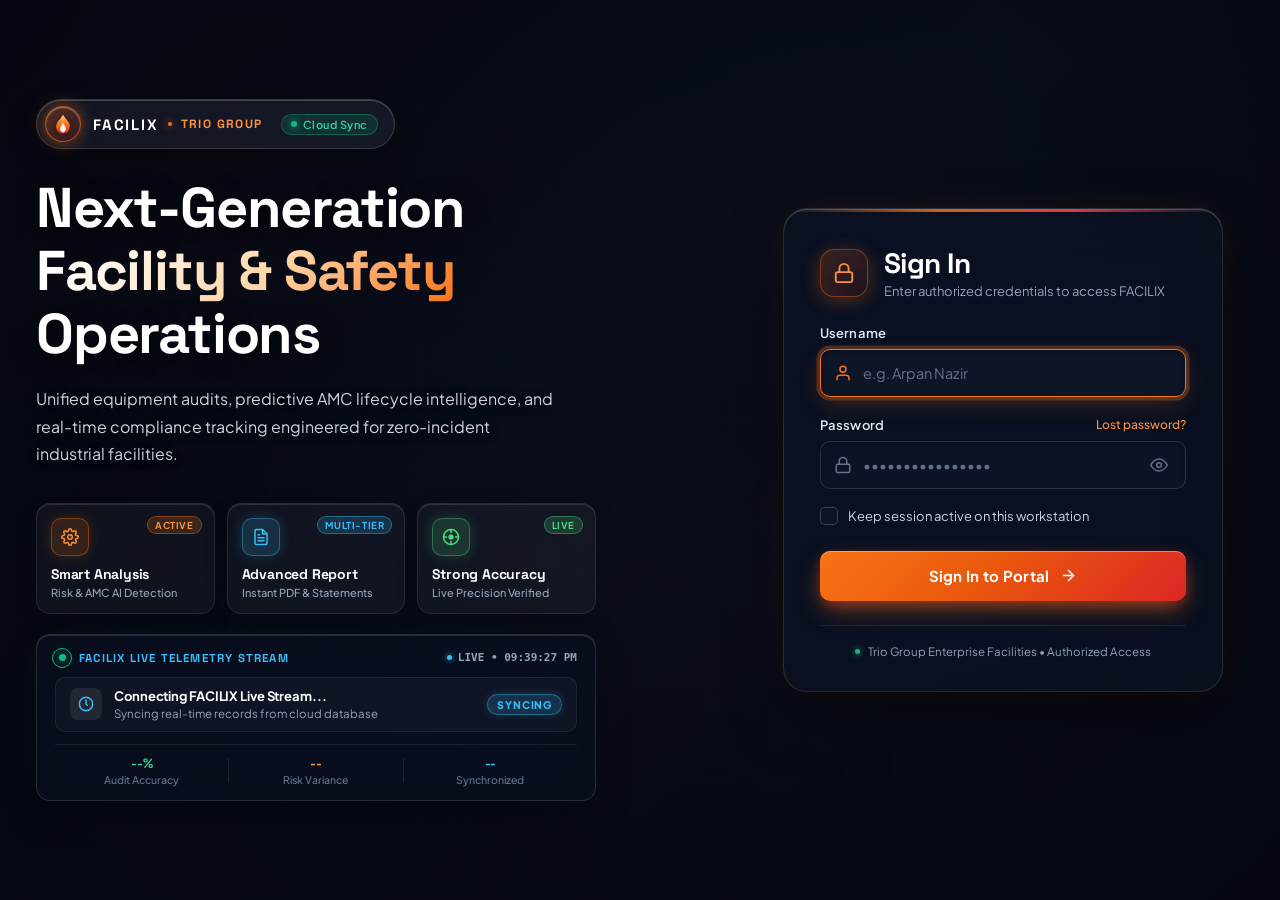
<file: login.html>
<!DOCTYPE html>
<html lang="en">
<head>
  <meta charset="UTF-8">
  <meta name="viewport" content="width=device-width, initial-scale=1.0, maximum-scale=1.0, user-scalable=no">
  <title>Sign In — FACILIX</title>
  
  <!-- Favicon -->
  <link rel="icon" type="image/png" href="https://res.cloudinary.com/dnrgcigsj/image/upload/v1787810920/ChatGPT_Image_Aug_27_2026_11_38_13_AM_bovvef.png">
  
  <!-- Fonts: Plus Jakarta Sans & Space Grotesk -->
  <link rel="preconnect" href="https://fonts.googleapis.com">
  <link rel="preconnect" href="https://fonts.gstatic.com" crossorigin>
  <link href="https://fonts.googleapis.com/css2?family=Plus+Jakarta+Sans:wght@300;400;500;600;700;800&family=Space+Grotesk:wght@500;600;700;800&display=swap" rel="stylesheet">

  <!-- Stylesheet -->
  <link rel="stylesheet" href="login.css">
</head>
<body>

  <!-- Ambient Animated Glowing Aurora Mesh Elements -->
  <div class="ambient-glow-orb orb-1" aria-hidden="true"></div>
  <div class="ambient-glow-orb orb-2" aria-hidden="true"></div>
  <div class="ambient-glow-orb orb-3" aria-hidden="true"></div>
  <div class="interactive-spotlight" id="mouseGlow" aria-hidden="true"></div>
  <div class="tech-grid-overlay" aria-hidden="true"></div>

  <main class="login-page-container">
    <div class="login-split-layout">
      
      <!-- ─── LEFT COLUMN: Brand Showcase & Live Telemetry ─── -->
      <section class="brand-hero-col">
        
        <!-- Executive FACILIX Brand Badge -->
        <div class="brand-trio-lockup">
          <div class="fire-flame-wrapper">
            <svg class="fire-flame-svg" viewBox="0 0 24 24" width="22" height="22" fill="none">
              <path d="M12 2C10.5 5 7.5 7.5 5.5 11C3.5 14.5 4.5 18.5 7.5 21C9 22.2 10.5 22.5 12 22.5C13.5 22.5 15 22.2 16.5 21C19.5 18.5 20.5 14.5 18.5 11C16.5 7.5 13.5 5 12 2Z" fill="url(#fireMasterGlow)"/>
              <path d="M12 11C11 13 9.5 14.5 9 16C8.5 17.5 9.2 19.5 10.5 20.5C11 21 11.5 21.2 12 21.2C12.5 21.2 13 21 13.5 20.5C14.8 19.5 15.5 17.5 15 16C14.5 14.5 13 13 12 11Z" fill="#fff7ed"/>
              <defs>
                <linearGradient id="fireMasterGlow" x1="12" y1="2" x2="12" y2="22.5" gradientUnits="userSpaceOnUse">
                  <stop offset="0%" stop-color="#fed7aa"/>
                  <stop offset="30%" stop-color="#fb923c"/>
                  <stop offset="70%" stop-color="#ea580c"/>
                  <stop offset="100%" stop-color="#dc2626"/>
                </linearGradient>
              </defs>
            </svg>
          </div>
          <div class="brand-trio-content">
            <span class="brand-trio-title">FACILIX</span>
            <span class="brand-trio-divider"></span>
            <span class="brand-trio-sub">TRIO GROUP</span>
          </div>
          <div class="brand-live-pill">
            <span class="live-pulse-dot"></span>
            <span>Cloud Sync</span>
          </div>
        </div>

        <h1 class="hero-main-title">
          Next-Generation<br>
          <span class="hero-gradient-text">Facility &amp; Safety</span><br>
          Operations
        </h1>
        
        <p class="hero-main-desc">
          Unified equipment audits, predictive AMC lifecycle intelligence, and real-time compliance tracking engineered for zero-incident industrial facilities.
        </p>

        <!-- ── 3 Core Intelligence Pillars: Smart Analysis, Advanced Level Report, Strong Accuracy ── -->
        <div class="telemetry-cards-grid">
          <div class="telemetry-card feature-card-analysis">
            <div class="telemetry-icon-box orange">
              <!-- AI Neural / Smart Analysis Icon -->
              <svg viewBox="0 0 24 24" width="18" height="18" fill="none" stroke="currentColor" stroke-width="2" stroke-linecap="round" stroke-linejoin="round">
                <circle cx="12" cy="12" r="3"/>
                <path d="M19.4 15a1.65 1.65 0 0 0 .33 1.82l.06.06a2 2 0 0 1 0 2.83 2 2 0 0 1-2.83 0l-.06-.06a1.65 1.65 0 0 0-1.82-.33 1.65 1.65 0 0 0-1 1.51V21a2 2 0 0 1-2 2 2 2 0 0 1-2-2v-.09A1.65 1.65 0 0 0 9 19.4a1.65 1.65 0 0 0-1.82.33l-.06.06a2 2 0 0 1-2.83 0 2 2 0 0 1 0-2.83l.06-.06a1.65 1.65 0 0 0 .33-1.82 1.65 1.65 0 0 0-1.51-1H3a2 2 0 0 1-2-2 2 2 0 0 1 2-2h.09A1.65 1.65 0 0 0 4.6 9a1.65 1.65 0 0 0-.33-1.82l-.06-.06a2 2 0 0 1 0-2.83 2 2 0 0 1 2.83 0l.06.06a1.65 1.65 0 0 0 1.82.33H9a1.65 1.65 0 0 0 1-1.51V3a2 2 0 0 1 2-2 2 2 0 0 1 2 2v.09a1.65 1.65 0 0 0 1 1.51 1.65 1.65 0 0 0 1.82-.33l.06-.06a2 2 0 0 1 2.83 0 2 2 0 0 1 0 2.83l-.06.06a1.65 1.65 0 0 0-.33 1.82V9a1.65 1.65 0 0 0 1.51 1H21a2 2 0 0 1 2 2 2 2 0 0 1-2 2h-.09a1.65 1.65 0 0 0-1.51 1z"/>
              </svg>
            </div>
            <div class="telemetry-content">
              <div class="telemetry-val">Smart Analysis</div>
              <div class="telemetry-lbl">Risk &amp; AMC AI Detection</div>
            </div>
            <span class="feature-chip chip-orange">Active</span>
          </div>

          <div class="telemetry-card feature-card-report">
            <div class="telemetry-icon-box blue">
              <!-- Advanced Level Report Icon -->
              <svg viewBox="0 0 24 24" width="18" height="18" fill="none" stroke="currentColor" stroke-width="2" stroke-linecap="round" stroke-linejoin="round">
                <path d="M14 2H6a2 2 0 0 0-2 2v16a2 2 0 0 0 2 2h12a2 2 0 0 0 2-2V8z"/>
                <polyline points="14 2 14 8 20 8"/>
                <line x1="16" y1="13" x2="8" y2="13"/>
                <line x1="16" y1="17" x2="8" y2="17"/>
                <polyline points="10 9 9 9 8 9"/>
              </svg>
            </div>
            <div class="telemetry-content">
              <div class="telemetry-val">Advanced Report</div>
              <div class="telemetry-lbl">Instant PDF &amp; Statements</div>
            </div>
            <span class="feature-chip chip-blue">Multi-Tier</span>
          </div>

          <div class="telemetry-card feature-card-accuracy">
            <div class="telemetry-icon-box emerald">
              <!-- Precision Crosshair / Accuracy Icon -->
              <svg viewBox="0 0 24 24" width="18" height="18" fill="none" stroke="currentColor" stroke-width="2" stroke-linecap="round" stroke-linejoin="round">
                <circle cx="12" cy="12" r="10"/>
                <line x1="22" y1="12" x2="18" y2="12"/>
                <line x1="6" y1="12" x2="2" y2="12"/>
                <line x1="12" y1="6" x2="12" y2="2"/>
                <line x1="12" y1="22" x2="12" y2="18"/>
                <circle cx="12" cy="12" r="2.5" fill="currentColor"/>
              </svg>
            </div>
            <div class="telemetry-content">
              <div class="telemetry-val">Strong Accuracy</div>
              <div class="telemetry-lbl" id="pillarAccuracyLbl">Live Precision Verified</div>
            </div>
            <span class="feature-chip chip-emerald" id="pillarAccuracyChip">Live</span>
          </div>
        </div>

        <!-- ── SURPRISE LIVE COMPONENT: Real-Time Telemetry Radar & Live Stream ── -->
        <div class="live-console-card">
          
          <div class="live-console-header">
            <div class="live-console-status">
              <span class="live-radar-ping">
                <span class="radar-circle"></span>
                <span class="radar-dot"></span>
              </span>
              <span class="live-status-title">FACILIX LIVE TELEMETRY STREAM</span>
            </div>
            <div class="live-status-timestamp">
              <span class="live-sync-indicator"></span>
              <span id="liveConsoleTime">LIVE FEED</span>
            </div>
          </div>

          <!-- Live Event Feed Carousel -->
          <div class="live-stream-box">
            <div class="live-event-pill" id="liveEventPill">
              <div class="live-event-icon-wrap" id="liveEventIconWrap">
                <svg id="liveEventIcon" viewBox="0 0 24 24" width="16" height="16" fill="none" stroke="#38bdf8" stroke-width="2.2" stroke-linecap="round" stroke-linejoin="round">
                  <circle cx="12" cy="12" r="10"/>
                  <polyline points="12 6 12 12 14 14"/>
                </svg>
              </div>
              <div class="live-event-details">
                <div class="live-event-headline" id="liveEventTitle">Connecting FACILIX Live Stream...</div>
                <div class="live-event-meta" id="liveEventMeta">Syncing real-time records from cloud database</div>
              </div>
              <span class="live-event-badge badge-blue" id="liveEventBadge">SYNCING</span>
            </div>
          </div>

          <!-- Live Metrics Matrix Bar -->
          <div class="live-metrics-bar">
            <div class="live-metric-col">
              <div class="live-metric-val green">
                <span id="liveAccuracyVal">--</span>%
              </div>
              <span class="live-metric-txt">Audit Accuracy</span>
            </div>
            <div class="live-metric-sep"></div>
            <div class="live-metric-col">
              <div class="live-metric-val orange" id="liveRiskVal">--</div>
              <span class="live-metric-txt">Risk Variance</span>
            </div>
            <div class="live-metric-sep"></div>
            <div class="live-metric-col">
              <div class="live-metric-val blue" id="liveVerticalsVal">--</div>
              <span class="live-metric-txt">Synchronized</span>
            </div>
          </div>

        </div>

      </section>

      <!-- ─── RIGHT COLUMN: High-End Glassmorphic Sign in Form ─── -->
      <section class="form-hero-col">
        <div class="form-box" id="loginCard">
          
          <!-- Card Decorative Top Glow Line -->
          <div class="card-glow-bar" aria-hidden="true"></div>

          <!-- Card Header -->
          <div class="form-header-lockup">
            <div class="form-header-badge">
              <svg viewBox="0 0 24 24" width="22" height="22" fill="none" stroke="currentColor" stroke-width="2" stroke-linecap="round" stroke-linejoin="round">
                <rect x="3" y="11" width="18" height="11" rx="2" ry="2"/>
                <path d="M7 11V7a5 5 0 0 1 10 0v4"/>
              </svg>
            </div>
            <div class="form-header-text">
              <h2 class="form-title">Sign In</h2>
              <p class="form-subtitle">Enter authorized credentials to access FACILIX</p>
            </div>
          </div>

          <!-- Alert Banner -->
          <div id="authAlert" class="auth-alert" role="alert">
            <span id="authAlertIcon"></span>
            <span id="authAlertText"></span>
          </div>

          <form id="loginForm" class="signin-form" autocomplete="on" novalidate>
            
            <!-- Username Input -->
            <div class="form-group">
              <label for="usernameInput" class="form-label">Username</label>
              <div class="input-container">
                <span class="input-leading-icon" aria-hidden="true">
                  <svg viewBox="0 0 24 24" width="18" height="18" fill="none" stroke="currentColor" stroke-width="2" stroke-linecap="round" stroke-linejoin="round">
                    <path d="M20 21v-2a4 4 0 0 0-4-4H8a4 4 0 0 0-4 4v2"/>
                    <circle cx="12" cy="7" r="4"/>
                  </svg>
                </span>
                <input 
                  type="text" 
                  id="usernameInput" 
                  name="username" 
                  class="form-input" 
                  placeholder="e.g. Arpan Nazir"
                  required 
                  autocomplete="username"
                  autofocus
                >
              </div>
            </div>

            <!-- Password Input -->
            <div class="form-group">
              <div class="label-row">
                <label for="passwordInput" class="form-label">Password</label>
                <a href="javascript:void(0)" id="helpLink" class="lost-pwd-link">Lost password?</a>
              </div>
              <div class="input-container">
                <span class="input-leading-icon" aria-hidden="true">
                  <svg viewBox="0 0 24 24" width="18" height="18" fill="none" stroke="currentColor" stroke-width="2" stroke-linecap="round" stroke-linejoin="round">
                    <rect x="3" y="11" width="18" height="11" rx="2" ry="2"/>
                    <path d="M7 11V7a5 5 0 0 1 10 0v4"/>
                  </svg>
                </span>
                <input 
                  type="password" 
                  id="passwordInput" 
                  name="password" 
                  class="form-input" 
                  placeholder="••••••••••••••••"
                  required 
                  autocomplete="current-password"
                >
                <button 
                  type="button" 
                  id="togglePwdBtn" 
                  class="pwd-toggle-btn" 
                  title="Show password" 
                  aria-label="Toggle password visibility"
                >
                  <svg id="eyeIcon" viewBox="0 0 24 24" width="18" height="18" fill="none" stroke="currentColor" stroke-width="2" stroke-linecap="round" stroke-linejoin="round">
                    <path d="M1 12s4-8 11-8 11 8 11 8-4 8-11 8-11-8-11-8z"></path>
                    <circle cx="12" cy="12" r="3"></circle>
                  </svg>
                </button>
              </div>
            </div>

            <!-- Remember Me -->
            <div class="remember-row">
              <label class="custom-checkbox-wrap">
                <input type="checkbox" id="rememberMe" class="native-checkbox">
                <span class="box-checkbox">
                  <svg viewBox="0 0 24 24" width="12" height="12" fill="none" stroke="currentColor" stroke-width="3.5" stroke-linecap="round" stroke-linejoin="round">
                    <polyline points="20 6 9 17 4 12"></polyline>
                  </svg>
                </span>
                <span class="checkbox-text">Keep session active on this workstation</span>
              </label>
            </div>

            <!-- Submit Button -->
            <button type="submit" id="submitBtn" class="btn-signin-now">
              <span class="btn-spinner"></span>
              <span class="btn-content">
                <span class="btn-text">Sign In to Portal</span>
                <svg class="btn-arrow" viewBox="0 0 24 24" width="17" height="17" fill="none" stroke="currentColor" stroke-width="2.3" stroke-linecap="round" stroke-linejoin="round">
                  <line x1="5" y1="12" x2="19" y2="12"></line>
                  <polyline points="12 5 19 12 12 19"></polyline>
                </svg>
              </span>
            </button>

          </form>

          <!-- Card Bottom Note -->
          <div class="card-footer-info">
            <span class="footer-dot"></span>
            <span>Trio Group Enterprise Facilities &bull; Authorized Access</span>
          </div>

        </div>
      </section>

    </div>
  </main>

  <!-- Lost Password Admin Notice Modal -->
  <div id="helpModal" class="help-modal" aria-hidden="true" role="dialog" aria-labelledby="helpTitle">
    <div class="help-box">
      <div class="help-icon-wrap">
        <svg viewBox="0 0 24 24" width="30" height="30" fill="none" stroke="#f97316" stroke-width="2" stroke-linecap="round" stroke-linejoin="round">
          <path d="M12 22s8-4 8-10V5l-8-3-8 3v7c0 6 8 10 8 10z"></path>
          <path d="M12 8v4"></path>
          <path d="M12 16h.01"></path>
        </svg>
      </div>
      <h3 id="helpTitle" class="help-title">Lost Your Password?</h3>
      <p class="help-text">
        For enterprise safety compliance, password credentials are managed directly by your <strong>FACILIX System Administrator</strong>. Please contact the Operations Directorate to request a password reset.
      </p>
      <button type="button" id="closeHelpBtn" class="help-btn-close">Understood</button>
    </div>
  </div>

  <!-- Dedicated Login Script -->
  <script src="login.js"></script>
</body>
</html>
</file>
<file: login.css>
/* ==========================================================================
   FACILIX — ENTERPRISE PORTAL SIGN IN
   Style: Ultra-Modern Glassmorphic Obsidian with Atmospheric Aurora Lighting
   ========================================================================== */

@import url('https://fonts.googleapis.com/css2?family=Plus+Jakarta+Sans:wght@300;400;500;600;700;800&family=Space+Grotesk:wght@500;600;700;800&display=swap');

:root {
  --primary-orange: #f97316;
  --primary-orange-hover: #ea580c;
  --primary-red: #dc2626;
  --primary-gradient: linear-gradient(135deg, #f97316 0%, #ea580c 45%, #dc2626 100%);
  --primary-gradient-hover: linear-gradient(135deg, #fb923c 0%, #f97316 45%, #ea580c 100%);
  
  --bg-deep: #060913;
  --card-bg: rgba(13, 19, 33, 0.72);
  --card-border: rgba(255, 255, 255, 0.12);
  --card-border-glow: rgba(249, 115, 22, 0.35);
  
  --input-bg: rgba(15, 23, 42, 0.58);
  --input-border: rgba(255, 255, 255, 0.13);
  --input-border-focus: #f97316;
  --input-focus-glow: rgba(249, 115, 22, 0.28);
  
  --text-main: #f8fafc;
  --text-sub: #cbd5e1;
  --text-muted: #94a3b8;
  --text-dark: #0f172a;
  
  --font-hero: 'Space Grotesk', -apple-system, BlinkMacSystemFont, 'Segoe UI', sans-serif;
  --font-body: 'Plus Jakarta Sans', -apple-system, BlinkMacSystemFont, 'Segoe UI', sans-serif;
  
  --radius-sm: 8px;
  --radius-md: 14px;
  --radius-lg: 24px;
  --radius-full: 9999px;
}

/* ── Reset & Base Setup ── */
*, *::before, *::after {
  box-sizing: border-box;
  margin: 0;
  padding: 0;
  -webkit-tap-highlight-color: transparent;
}

html, body {
  width: 100%;
  min-height: 100vh;
  margin: 0;
  padding: 0;
  font-family: var(--font-body);
  color: var(--text-main);
  background-color: var(--bg-deep);
  overflow-x: hidden;
  position: relative;
  -webkit-font-smoothing: antialiased;
  -moz-osx-font-smoothing: grayscale;
}

/* ── Ambient Glowing Aurora Mesh Orbs (Background Atmosphere) ── */
.ambient-glow-orb {
  position: fixed;
  border-radius: 50%;
  pointer-events: none;
  filter: blur(100px);
  z-index: 1;
  opacity: 0.65;
  will-change: transform, opacity;
}

.orb-1 {
  width: 550px;
  height: 550px;
  top: -120px;
  left: -100px;
  background: radial-gradient(circle, rgba(249, 115, 22, 0.32) 0%, rgba(220, 38, 38, 0.15) 50%, transparent 70%);
  animation: floatOrb1 18s ease-in-out infinite alternate;
}

.orb-2 {
  width: 650px;
  height: 650px;
  bottom: -150px;
  right: -120px;
  background: radial-gradient(circle, rgba(79, 70, 229, 0.28) 0%, rgba(14, 165, 233, 0.15) 55%, transparent 75%);
  animation: floatOrb2 22s ease-in-out infinite alternate;
}

.orb-3 {
  width: 420px;
  height: 420px;
  top: 45%;
  left: 35%;
  background: radial-gradient(circle, rgba(245, 158, 11, 0.15) 0%, rgba(239, 68, 68, 0.08) 60%, transparent 75%);
  animation: floatOrb3 15s ease-in-out infinite alternate;
}

@keyframes floatOrb1 {
  0%   { transform: translate(0, 0) scale(1); }
  50%  { transform: translate(60px, 80px) scale(1.12); }
  100% { transform: translate(-40px, 50px) scale(0.95); }
}

@keyframes floatOrb2 {
  0%   { transform: translate(0, 0) scale(1); }
  50%  { transform: translate(-80px, -60px) scale(1.18); }
  100% { transform: translate(50px, -40px) scale(0.92); }
}

@keyframes floatOrb3 {
  0%   { transform: translate(0, 0) scale(0.9); opacity: 0.4; }
  50%  { transform: translate(50px, -40px) scale(1.15); opacity: 0.7; }
  100% { transform: translate(-30px, 30px) scale(1); opacity: 0.5; }
}

/* Dynamic Interactive Mouse Spotlight */
.interactive-spotlight {
  position: fixed;
  width: 450px;
  height: 450px;
  border-radius: 50%;
  pointer-events: none;
  background: radial-gradient(circle, rgba(249, 115, 22, 0.12) 0%, transparent 65%);
  filter: blur(40px);
  z-index: 1;
  transform: translate(-50%, -50%);
  opacity: 0;
  transition: opacity 0.5s ease;
}

/* Subtle Geometric Tech Grid Overlay */
.tech-grid-overlay {
  position: fixed;
  inset: 0;
  pointer-events: none;
  z-index: 1;
  background-image: 
    linear-gradient(to right, rgba(255, 255, 255, 0.025) 1px, transparent 1px),
    linear-gradient(to bottom, rgba(255, 255, 255, 0.025) 1px, transparent 1px);
  background-size: 52px 52px;
  mask-image: radial-gradient(circle at center, black 40%, transparent 85%);
  -webkit-mask-image: radial-gradient(circle at center, black 40%, transparent 85%);
}

/* ─── Main Scenic Layout Shell ─── */
.login-page-container {
  position: relative;
  width: 100vw;
  min-height: 100vh;
  display: flex;
  align-items: center;
  justify-content: center;
  z-index: 2;
  padding: 48px 36px;
  background: 
    linear-gradient(
      140deg, 
      rgba(6, 9, 19, 0.88) 0%, 
      rgba(10, 15, 30, 0.80) 45%, 
      rgba(6, 9, 19, 0.90) 100%
    ),
    url('https://images.unsplash.com/photo-1486406146926-c627a92ad1ab?q=80&w=2070&auto=format&fit=crop') center center / cover no-repeat;
}

.login-page-container::before {
  content: '';
  position: absolute;
  inset: 0;
  background: radial-gradient(circle at 60% 40%, transparent 20%, rgba(4, 7, 15, 0.8) 100%);
  pointer-events: none;
}

/* Split Grid Layout */
.login-split-layout {
  position: relative;
  z-index: 3;
  width: 100%;
  max-width: 1220px;
  display: grid;
  grid-template-columns: 1.15fr 0.85fr;
  gap: 72px;
  align-items: center;
}

/* ─── LEFT COLUMN: Brand Hero & Live Telemetry ─── */
.brand-hero-col {
  display: flex;
  flex-direction: column;
  justify-content: center;
  padding-right: 16px;
  animation: heroFadeIn 0.85s cubic-bezier(0.16, 1, 0.3, 1) both;
}

@keyframes heroFadeIn {
  from { opacity: 0; transform: translateY(20px); }
  to   { opacity: 1; transform: translateY(0); }
}

/* Executive Brand Pill Badge */
.brand-trio-lockup {
  display: inline-flex;
  align-items: center;
  gap: 12px;
  background: rgba(255, 255, 255, 0.06);
  backdrop-filter: blur(24px) saturate(180%);
  -webkit-backdrop-filter: blur(24px) saturate(180%);
  border: 1px solid rgba(255, 255, 255, 0.15);
  padding: 6px 16px 6px 8px;
  border-radius: var(--radius-full);
  width: fit-content;
  margin-bottom: 28px;
  box-shadow: 0 10px 30px -5px rgba(0, 0, 0, 0.4), inset 0 1px 0 rgba(255, 255, 255, 0.2);
  transition: all 0.3s cubic-bezier(0.16, 1, 0.3, 1);
  user-select: none;
}

.brand-trio-lockup:hover {
  transform: translateY(-2px);
  background: rgba(255, 255, 255, 0.10);
  border-color: rgba(249, 115, 22, 0.4);
  box-shadow: 0 14px 35px -5px rgba(0, 0, 0, 0.5), 0 0 25px rgba(249, 115, 22, 0.25);
}

.fire-flame-wrapper {
  display: flex;
  align-items: center;
  justify-content: center;
  width: 36px;
  height: 36px;
  border-radius: 50%;
  background: linear-gradient(135deg, rgba(249, 115, 22, 0.3), rgba(220, 38, 38, 0.18));
  border: 1px solid rgba(249, 115, 22, 0.6);
  box-shadow: 0 0 16px rgba(249, 115, 22, 0.5), inset 0 1px 1px rgba(255, 255, 255, 0.4);
  flex-shrink: 0;
}

.fire-flame-svg {
  filter: drop-shadow(0 1px 4px rgba(0, 0, 0, 0.4));
  animation: flameGlow 2.6s ease-in-out infinite alternate;
}

@keyframes flameGlow {
  0%   { transform: scale(0.96); filter: drop-shadow(0 0 4px rgba(249, 115, 22, 0.5)); }
  100% { transform: scale(1.08); filter: drop-shadow(0 0 10px rgba(249, 115, 22, 0.85)); }
}

.brand-trio-content {
  display: flex;
  align-items: center;
  gap: 9px;
}

.brand-trio-title {
  font-family: var(--font-hero);
  font-size: 15px;
  font-weight: 800;
  letter-spacing: 1.8px;
  color: #ffffff;
  text-transform: uppercase;
}

.brand-trio-divider {
  width: 4px;
  height: 4px;
  border-radius: 50%;
  background-color: var(--primary-orange);
  box-shadow: 0 0 8px var(--primary-orange);
}

.brand-trio-sub {
  font-family: var(--font-hero);
  font-size: 12px;
  font-weight: 700;
  letter-spacing: 1.4px;
  color: #fb923c;
  text-transform: uppercase;
}

.brand-live-pill {
  display: inline-flex;
  align-items: center;
  gap: 6px;
  padding: 3px 9px;
  border-radius: var(--radius-full);
  background: rgba(16, 185, 129, 0.15);
  border: 1px solid rgba(16, 185, 129, 0.35);
  font-size: 11px;
  font-weight: 600;
  color: #34d399;
  letter-spacing: 0.5px;
  margin-left: 6px;
}

.live-pulse-dot {
  width: 6px;
  height: 6px;
  border-radius: 50%;
  background-color: #10b981;
  box-shadow: 0 0 8px #10b981;
  animation: pulseDot 2s ease-in-out infinite;
}

@keyframes pulseDot {
  0%, 100% { opacity: 1; transform: scale(1); }
  50%      { opacity: 0.4; transform: scale(0.75); }
}

/* Hero Typography */
.hero-main-title {
  font-family: var(--font-hero);
  font-size: clamp(38px, 4.4vw, 56px);
  font-weight: 800;
  line-height: 1.12;
  color: #ffffff;
  letter-spacing: -1.2px;
  margin-bottom: 20px;
  text-shadow: 0 4px 24px rgba(0, 0, 0, 0.6);
}

.hero-gradient-text {
  background: linear-gradient(135deg, #ffffff 10%, #fed7aa 55%, #f97316 100%);
  -webkit-background-clip: text;
  -webkit-text-fill-color: transparent;
  background-clip: text;
  display: inline-block;
  text-shadow: none;
}

.hero-main-desc {
  font-size: 16px;
  font-weight: 400;
  line-height: 1.7;
  color: var(--text-sub);
  max-width: 520px;
  margin-bottom: 36px;
  text-shadow: 0 2px 10px rgba(0, 0, 0, 0.5);
}

/* ── 3 Core Intelligence Pillars: Smart Analysis, Advanced Level Report, Strong Accuracy ── */
.telemetry-cards-grid {
  display: grid;
  grid-template-columns: repeat(3, 1fr);
  gap: 12px;
  margin-bottom: 20px;
  max-width: 560px;
}

.telemetry-card {
  position: relative;
  display: flex;
  flex-direction: column;
  gap: 10px;
  padding: 14px 14px 12px;
  border-radius: var(--radius-md);
  background: rgba(255, 255, 255, 0.045);
  backdrop-filter: blur(20px);
  -webkit-backdrop-filter: blur(20px);
  border: 1px solid rgba(255, 255, 255, 0.09);
  box-shadow: 0 8px 24px -4px rgba(0, 0, 0, 0.3), inset 0 1px 0 rgba(255, 255, 255, 0.12);
  transition: all 0.28s cubic-bezier(0.16, 1, 0.3, 1);
}

.telemetry-card:hover {
  transform: translateY(-3px);
  background: rgba(255, 255, 255, 0.08);
}

.feature-card-analysis:hover {
  border-color: rgba(249, 115, 22, 0.5);
  box-shadow: 0 12px 28px -4px rgba(249, 115, 22, 0.25), inset 0 1px 0 rgba(255, 255, 255, 0.2);
}

.feature-card-report:hover {
  border-color: rgba(56, 189, 248, 0.5);
  box-shadow: 0 12px 28px -4px rgba(56, 189, 248, 0.25), inset 0 1px 0 rgba(255, 255, 255, 0.2);
}

.feature-card-accuracy:hover {
  border-color: rgba(74, 222, 128, 0.5);
  box-shadow: 0 12px 28px -4px rgba(74, 222, 128, 0.25), inset 0 1px 0 rgba(255, 255, 255, 0.2);
}

.telemetry-icon-box {
  width: 38px;
  height: 38px;
  border-radius: 10px;
  display: flex;
  align-items: center;
  justify-content: center;
  flex-shrink: 0;
}

.telemetry-icon-box.orange {
  background: rgba(249, 115, 22, 0.16);
  color: #fb923c;
  border: 1px solid rgba(249, 115, 22, 0.38);
  box-shadow: 0 0 14px rgba(249, 115, 22, 0.2);
}

.telemetry-icon-box.blue {
  background: rgba(56, 189, 248, 0.16);
  color: #38bdf8;
  border: 1px solid rgba(56, 189, 248, 0.38);
  box-shadow: 0 0 14px rgba(56, 189, 248, 0.2);
}

.telemetry-icon-box.emerald {
  background: rgba(74, 222, 128, 0.16);
  color: #4ade80;
  border: 1px solid rgba(74, 222, 128, 0.38);
  box-shadow: 0 0 14px rgba(74, 222, 128, 0.2);
}

.telemetry-content {
  display: flex;
  flex-direction: column;
}

.telemetry-val {
  font-family: var(--font-hero);
  font-size: 14px;
  font-weight: 700;
  color: #ffffff;
  letter-spacing: -0.2px;
  line-height: 1.2;
}

.telemetry-lbl {
  font-size: 11px;
  font-weight: 500;
  color: var(--text-muted);
  line-height: 1.35;
  margin-top: 3px;
}

/* Feature Top-Right Mini Chips */
.feature-chip {
  position: absolute;
  top: 12px;
  right: 12px;
  font-size: 9.5px;
  font-weight: 700;
  letter-spacing: 0.6px;
  text-transform: uppercase;
  padding: 2px 7px;
  border-radius: var(--radius-full);
}

.chip-orange {
  background: rgba(249, 115, 22, 0.18);
  color: #fb923c;
  border: 1px solid rgba(249, 115, 22, 0.4);
}

.chip-blue {
  background: rgba(56, 189, 248, 0.18);
  color: #38bdf8;
  border: 1px solid rgba(56, 189, 248, 0.4);
}

.chip-emerald {
  background: rgba(74, 222, 128, 0.18);
  color: #4ade80;
  border: 1px solid rgba(74, 222, 128, 0.4);
}

/* ── SURPRISE LIVE COMPONENT: Real-Time Telemetry Radar Console ── */
.live-console-card {
  position: relative;
  width: 100%;
  max-width: 560px;
  background: rgba(10, 16, 30, 0.72);
  backdrop-filter: blur(28px) saturate(200%);
  -webkit-backdrop-filter: blur(28px) saturate(200%);
  border: 1px solid rgba(255, 255, 255, 0.12);
  border-radius: var(--radius-md);
  padding: 16px 18px 14px;
  box-shadow: 
    0 16px 36px -8px rgba(0, 0, 0, 0.6),
    0 0 30px -10px rgba(14, 165, 233, 0.12),
    inset 0 1px 0 rgba(255, 255, 255, 0.14);
  transition: all 0.3s ease;
  overflow: hidden;
}

.live-console-card:hover {
  border-color: rgba(255, 255, 255, 0.2);
  box-shadow: 
    0 20px 44px -8px rgba(0, 0, 0, 0.7),
    0 0 40px -6px rgba(14, 165, 233, 0.2),
    inset 0 1px 0 rgba(255, 255, 255, 0.2);
}

/* Live Header */
.live-console-header {
  display: flex;
  align-items: center;
  justify-content: space-between;
  margin-bottom: 12px;
}

.live-console-status {
  display: flex;
  align-items: center;
  gap: 10px;
}

/* Continuous Radar Sonar Ping Animation */
.live-radar-ping {
  position: relative;
  width: 14px;
  height: 14px;
  display: flex;
  align-items: center;
  justify-content: center;
}

.radar-dot {
  width: 7px;
  height: 7px;
  border-radius: 50%;
  background-color: #10b981;
  box-shadow: 0 0 10px #10b981;
}

.radar-circle {
  position: absolute;
  inset: -3px;
  border-radius: 50%;
  border: 1.5px solid #10b981;
  animation: radarWave 2.2s cubic-bezier(0, 0.2, 0.8, 1) infinite;
}

@keyframes radarWave {
  0%   { transform: scale(0.6); opacity: 1; }
  100% { transform: scale(2.2); opacity: 0; }
}

.live-status-title {
  font-family: var(--font-hero);
  font-size: 11.5px;
  font-weight: 700;
  letter-spacing: 1.2px;
  color: #38bdf8;
  text-transform: uppercase;
}

.live-status-timestamp {
  display: flex;
  align-items: center;
  gap: 6px;
  font-size: 11px;
  font-weight: 600;
  color: #94a3b8;
  font-family: monospace, monospace;
}

.live-sync-indicator {
  width: 5px;
  height: 5px;
  border-radius: 50%;
  background: #38bdf8;
  box-shadow: 0 0 6px #38bdf8;
  animation: blink 1.2s ease infinite alternate;
}

@keyframes blink {
  from { opacity: 0.3; }
  to   { opacity: 1; }
}

/* Live Event Box & Stream Ticker */
.live-stream-box {
  background: rgba(255, 255, 255, 0.03);
  border: 1px solid rgba(255, 255, 255, 0.07);
  border-radius: 10px;
  padding: 10px 14px;
  margin-bottom: 12px;
  overflow: hidden;
}

.live-event-pill {
  display: flex;
  align-items: center;
  gap: 12px;
  transition: opacity 0.3s cubic-bezier(0.16, 1, 0.3, 1), transform 0.3s cubic-bezier(0.16, 1, 0.3, 1);
}

.live-event-pill.anim-fade-out {
  opacity: 0;
  transform: translateY(6px);
}

.live-event-pill.anim-fade-in {
  opacity: 1;
  transform: translateY(0);
}

.live-event-icon-wrap {
  width: 32px;
  height: 32px;
  border-radius: 8px;
  background: rgba(255, 255, 255, 0.08);
  display: flex;
  align-items: center;
  justify-content: center;
  flex-shrink: 0;
  transition: background 0.3s ease;
}

.live-event-details {
  flex: 1;
  min-width: 0;
}

.live-event-headline {
  font-size: 13px;
  font-weight: 700;
  color: #ffffff;
  white-space: nowrap;
  overflow: hidden;
  text-overflow: ellipsis;
  letter-spacing: -0.1px;
}

.live-event-meta {
  font-size: 11.5px;
  color: #94a3b8;
  white-space: nowrap;
  overflow: hidden;
  text-overflow: ellipsis;
  margin-top: 2px;
}

/* Event Status Badges */
.live-event-badge {
  font-size: 10.5px;
  font-weight: 800;
  letter-spacing: 0.8px;
  text-transform: uppercase;
  padding: 3px 9px;
  border-radius: var(--radius-full);
  flex-shrink: 0;
  transition: all 0.3s ease;
}

.badge-green {
  background: rgba(16, 185, 129, 0.18);
  border: 1px solid rgba(16, 185, 129, 0.4);
  color: #34d399;
  box-shadow: 0 0 10px rgba(16, 185, 129, 0.2);
}

.badge-blue {
  background: rgba(56, 189, 248, 0.18);
  border: 1px solid rgba(56, 189, 248, 0.4);
  color: #38bdf8;
  box-shadow: 0 0 10px rgba(56, 189, 248, 0.2);
}

.badge-orange {
  background: rgba(249, 115, 22, 0.18);
  border: 1px solid rgba(249, 115, 22, 0.4);
  color: #fb923c;
  box-shadow: 0 0 10px rgba(249, 115, 22, 0.2);
}

.badge-purple {
  background: rgba(192, 132, 252, 0.18);
  border: 1px solid rgba(192, 132, 252, 0.4);
  color: #c084fc;
  box-shadow: 0 0 10px rgba(192, 132, 252, 0.2);
}

.badge-cyan {
  background: rgba(34, 211, 238, 0.18);
  border: 1px solid rgba(34, 211, 238, 0.4);
  color: #22d3ee;
  box-shadow: 0 0 10px rgba(34, 211, 238, 0.2);
}

.badge-red {
  background: rgba(239, 68, 68, 0.18);
  border: 1px solid rgba(239, 68, 68, 0.45);
  color: #f87171;
  box-shadow: 0 0 10px rgba(239, 68, 68, 0.25);
}

.badge-amber {
  background: rgba(245, 158, 11, 0.18);
  border: 1px solid rgba(245, 158, 11, 0.45);
  color: #fbbf24;
  box-shadow: 0 0 10px rgba(245, 158, 11, 0.25);
}

/* Live Metrics Bar */
.live-metrics-bar {
  display: flex;
  align-items: center;
  justify-content: space-between;
  padding-top: 10px;
  border-top: 1px solid rgba(255, 255, 255, 0.08);
}

.live-metric-col {
  display: flex;
  flex-direction: column;
  align-items: center;
  flex: 1;
}

.live-metric-val {
  font-family: var(--font-hero);
  font-size: 13.5px;
  font-weight: 800;
  letter-spacing: -0.2px;
}

.live-metric-val.green {
  color: #34d399;
}

.live-metric-val.orange {
  color: #fb923c;
}

.live-metric-val.blue {
  color: #38bdf8;
}

.live-metric-txt {
  font-size: 10.5px;
  font-weight: 500;
  color: #64748b;
  margin-top: 1px;
}

.live-metric-sep {
  width: 1px;
  height: 24px;
  background: rgba(255, 255, 255, 0.1);
}

/* ─── RIGHT COLUMN: Luxurious Frosted Glass Sign In Card ─── */
.form-hero-col {
  display: flex;
  flex-direction: column;
  justify-content: center;
  align-items: center;
  animation: cardFadeIn 0.95s cubic-bezier(0.16, 1, 0.3, 1) both;
}

@keyframes cardFadeIn {
  from { opacity: 0; transform: translateY(28px) scale(0.97); }
  to   { opacity: 1; transform: translateY(0) scale(1); }
}

.form-box {
  position: relative;
  width: 100%;
  max-width: 440px;
  background: var(--card-bg);
  backdrop-filter: blur(32px) saturate(210%);
  -webkit-backdrop-filter: blur(32px) saturate(210%);
  border: 1px solid var(--card-border);
  border-radius: var(--radius-lg);
  padding: 38px 36px 32px;
  box-shadow: 
    0 24px 64px -12px rgba(0, 0, 0, 0.75),
    0 0 40px -10px rgba(249, 115, 22, 0.16),
    inset 0 1px 0 rgba(255, 255, 255, 0.22);
  transition: transform 0.3s cubic-bezier(0.16, 1, 0.3, 1), box-shadow 0.3s cubic-bezier(0.16, 1, 0.3, 1);
  overflow: hidden;
}

.form-box:hover {
  box-shadow: 
    0 32px 72px -12px rgba(0, 0, 0, 0.85),
    0 0 50px -6px rgba(249, 115, 22, 0.24),
    inset 0 1px 0 rgba(255, 255, 255, 0.28);
}

/* Top Neon Accent Glow Line */
.card-glow-bar {
  position: absolute;
  top: 0;
  left: 0;
  right: 0;
  height: 3px;
  background: linear-gradient(90deg, transparent 0%, rgba(249, 115, 22, 0.8) 35%, rgba(239, 68, 68, 0.9) 65%, transparent 100%);
}

/* Card Header Lockup */
.form-header-lockup {
  display: flex;
  align-items: center;
  gap: 16px;
  margin-bottom: 26px;
}

.form-header-badge {
  width: 48px;
  height: 48px;
  border-radius: 14px;
  background: linear-gradient(135deg, rgba(249, 115, 22, 0.2), rgba(220, 38, 38, 0.1));
  border: 1px solid rgba(249, 115, 22, 0.4);
  display: flex;
  align-items: center;
  justify-content: center;
  color: #fb923c;
  box-shadow: 0 4px 18px rgba(249, 115, 22, 0.3);
  flex-shrink: 0;
}

.form-header-text {
  display: flex;
  flex-direction: column;
}

.form-title {
  font-family: var(--font-hero);
  font-size: 28px;
  font-weight: 800;
  letter-spacing: -0.5px;
  color: #ffffff;
  line-height: 1.15;
}

.form-subtitle {
  font-size: 13px;
  font-weight: 400;
  color: var(--text-muted);
  margin-top: 3px;
}

/* ── Frosted Feedback Alert Toast ── */
.auth-alert {
  padding: 11px 14px;
  border-radius: var(--radius-sm);
  font-size: 13px;
  font-weight: 500;
  display: none;
  align-items: center;
  gap: 10px;
  margin-bottom: 20px;
  backdrop-filter: blur(16px);
  -webkit-backdrop-filter: blur(16px);
  animation: alertEntrance 0.3s cubic-bezier(0.16, 1, 0.3, 1) both;
}

@keyframes alertEntrance {
  from { opacity: 0; transform: translateY(-8px) scale(0.97); }
  to   { opacity: 1; transform: translateY(0) scale(1); }
}

.auth-alert.error {
  display: flex;
  background: rgba(239, 68, 68, 0.16);
  border: 1px solid rgba(239, 68, 68, 0.45);
  color: #fca5a5;
  box-shadow: 0 8px 20px rgba(239, 68, 68, 0.2);
}

.auth-alert.error svg {
  color: #f87171;
  flex-shrink: 0;
}

.auth-alert.success {
  display: flex;
  background: rgba(16, 185, 129, 0.16);
  border: 1px solid rgba(16, 185, 129, 0.45);
  color: #6ee7b7;
  box-shadow: 0 8px 20px rgba(16, 185, 129, 0.2);
}

.auth-alert.success svg {
  color: #34d399;
  flex-shrink: 0;
}

/* ── Form Groups & Inputs ── */
.signin-form {
  display: flex;
  flex-direction: column;
  gap: 20px;
}

.form-group {
  display: flex;
  flex-direction: column;
  gap: 8px;
}

.label-row {
  display: flex;
  justify-content: space-between;
  align-items: center;
}

.form-label {
  font-size: 13px;
  font-weight: 600;
  color: #e2e8f0;
  letter-spacing: 0.2px;
}

.lost-pwd-link {
  font-size: 12px;
  font-weight: 500;
  color: #fb923c;
  text-decoration: none;
  transition: all 0.2s ease;
  cursor: pointer;
}

.lost-pwd-link:hover {
  color: #fdba74;
  text-decoration: underline;
  text-shadow: 0 0 8px rgba(249, 115, 22, 0.4);
}

/* Input Container with Inside Icons */
.input-container {
  position: relative;
  display: flex;
  align-items: center;
  width: 100%;
}

.input-leading-icon {
  position: absolute;
  left: 14px;
  display: flex;
  align-items: center;
  justify-content: center;
  color: #64748b;
  pointer-events: none;
  transition: color 0.25s ease;
  z-index: 2;
}

.form-input {
  width: 100%;
  height: 48px;
  background: var(--input-bg);
  border: 1px solid var(--input-border);
  border-radius: 10px;
  padding: 0 44px 0 42px;
  font-family: var(--font-body);
  font-size: 14.5px;
  color: #ffffff;
  font-weight: 500;
  outline: none;
  box-shadow: inset 0 2px 4px rgba(0, 0, 0, 0.25);
  transition: all 0.25s cubic-bezier(0.16, 1, 0.3, 1);
}

.form-input::placeholder {
  color: #64748b;
  font-weight: 400;
}

.form-input:hover {
  border-color: rgba(255, 255, 255, 0.22);
  background: rgba(15, 23, 42, 0.7);
}

.form-input:focus {
  background: rgba(15, 23, 42, 0.85);
  border-color: var(--input-border-focus);
  box-shadow: 
    0 0 0 3.5px var(--input-focus-glow),
    0 8px 24px -4px rgba(249, 115, 22, 0.25),
    inset 0 2px 4px rgba(0, 0, 0, 0.3);
}

.form-group:focus-within .input-leading-icon {
  color: var(--primary-orange);
}

/* Password Visibility Toggle Button */
.pwd-toggle-btn {
  position: absolute;
  right: 12px;
  background: transparent;
  border: none;
  color: #64748b;
  cursor: pointer;
  padding: 6px;
  border-radius: 6px;
  display: flex;
  align-items: center;
  justify-content: center;
  transition: all 0.2s ease;
  z-index: 2;
}

.pwd-toggle-btn:hover {
  color: #f8fafc;
  background: rgba(255, 255, 255, 0.08);
}

/* ── Remember Me Checkbox ── */
.remember-row {
  display: flex;
  align-items: center;
  gap: 10px;
  margin-top: -2px;
}

.custom-checkbox-wrap {
  display: inline-flex;
  align-items: center;
  gap: 10px;
  cursor: pointer;
  user-select: none;
}

.native-checkbox {
  position: absolute;
  opacity: 0;
  width: 0;
  height: 0;
}

.box-checkbox {
  width: 18px;
  height: 18px;
  border-radius: 5px;
  background: rgba(15, 23, 42, 0.7);
  border: 1.5px solid rgba(255, 255, 255, 0.2);
  display: flex;
  align-items: center;
  justify-content: center;
  transition: all 0.2s cubic-bezier(0.16, 1, 0.3, 1);
  box-shadow: inset 0 1px 2px rgba(0, 0, 0, 0.3);
  flex-shrink: 0;
}

.custom-checkbox-wrap:hover .box-checkbox {
  border-color: rgba(249, 115, 22, 0.6);
}

.native-checkbox:checked + .box-checkbox {
  background: var(--primary-orange);
  border-color: var(--primary-orange);
  box-shadow: 0 0 12px rgba(249, 115, 22, 0.5);
}

.box-checkbox svg {
  opacity: 0;
  transform: scale(0.5);
  transition: all 0.18s cubic-bezier(0.16, 1, 0.3, 1);
  color: #ffffff;
}

.native-checkbox:checked + .box-checkbox svg {
  opacity: 1;
  transform: scale(1);
}

.checkbox-text {
  font-size: 13px;
  color: var(--text-sub);
  font-weight: 400;
}

/* ── Primary Submit Button ── */
.btn-signin-now {
  position: relative;
  width: 100%;
  height: 50px;
  background: var(--primary-gradient);
  border: none;
  border-radius: 10px;
  color: #ffffff;
  font-family: var(--font-body);
  font-size: 15px;
  font-weight: 700;
  letter-spacing: 0.3px;
  cursor: pointer;
  display: flex;
  align-items: center;
  justify-content: center;
  box-shadow: 
    0 10px 24px -4px rgba(249, 115, 22, 0.5),
    0 4px 12px rgba(220, 38, 38, 0.3),
    inset 0 1px 0 rgba(255, 255, 255, 0.35);
  transition: all 0.25s cubic-bezier(0.16, 1, 0.3, 1);
  margin-top: 6px;
  overflow: hidden;
}

/* Subtle Shimmer Sweep Effect */
.btn-signin-now::after {
  content: '';
  position: absolute;
  top: 0;
  left: -120%;
  width: 100%;
  height: 100%;
  background: linear-gradient(90deg, transparent, rgba(255, 255, 255, 0.25), transparent);
  transition: left 0.65s ease;
}

.btn-signin-now:hover::after {
  left: 120%;
}

.btn-signin-now:hover {
  background: var(--primary-gradient-hover);
  transform: translateY(-2px);
  box-shadow: 
    0 14px 30px -4px rgba(249, 115, 22, 0.65),
    0 6px 18px rgba(220, 38, 38, 0.45),
    inset 0 1px 0 rgba(255, 255, 255, 0.45);
}

.btn-signin-now:active {
  transform: translateY(1px);
  box-shadow: 0 4px 14px rgba(249, 115, 22, 0.4);
}

.btn-signin-now:disabled {
  opacity: 0.7;
  cursor: not-allowed;
  transform: none;
}

.btn-content {
  display: inline-flex;
  align-items: center;
  gap: 10px;
  transition: gap 0.2s ease;
}

.btn-signin-now:hover .btn-content {
  gap: 14px;
}

.btn-arrow {
  transition: transform 0.2s ease;
}

.btn-signin-now:hover .btn-arrow {
  transform: translateX(3px);
}

/* Spinner */
.btn-spinner {
  width: 20px;
  height: 20px;
  border: 2.5px solid rgba(255, 255, 255, 0.35);
  border-top-color: #ffffff;
  border-radius: 50%;
  animation: spin 0.7s linear infinite;
  display: none;
}

.btn-signin-now.loading .btn-spinner {
  display: inline-block;
}

.btn-signin-now.loading .btn-content {
  display: none;
}

@keyframes spin {
  to { transform: rotate(360deg); }
}

/* Card Bottom Info Note */
.card-footer-info {
  margin-top: 24px;
  padding-top: 18px;
  border-top: 1px solid rgba(255, 255, 255, 0.08);
  display: flex;
  align-items: center;
  justify-content: center;
  gap: 8px;
  font-size: 11.5px;
  color: var(--text-muted);
  text-align: center;
}

.footer-dot {
  width: 5px;
  height: 5px;
  border-radius: 50%;
  background-color: #10b981;
  box-shadow: 0 0 6px #10b981;
}

/* ── Error Shake Animation ── */
.shake {
  animation: formShake 0.45s cubic-bezier(0.36, 0.07, 0.19, 0.97) both;
}

@keyframes formShake {
  10%, 90% { transform: translate3d(-3px, 0, 0); }
  20%, 80% { transform: translate3d(5px, 0, 0); }
  30%, 50%, 70% { transform: translate3d(-6px, 0, 0); }
  40%, 60% { transform: translate3d(6px, 0, 0); }
}

/* ── Lost Password Help Modal ── */
.help-modal {
  position: fixed;
  inset: 0;
  z-index: 1000;
  background: rgba(6, 9, 19, 0.75);
  backdrop-filter: blur(16px);
  -webkit-backdrop-filter: blur(16px);
  display: none;
  align-items: center;
  justify-content: center;
  padding: 24px;
  opacity: 0;
  transition: opacity 0.25s ease;
}

.help-modal.show,
.help-modal.open {
  display: flex;
  opacity: 1;
}

.help-box {
  width: 100%;
  max-width: 420px;
  background: rgba(15, 23, 42, 0.88);
  border: 1px solid rgba(255, 255, 255, 0.15);
  border-radius: var(--radius-lg);
  padding: 32px 28px;
  text-align: center;
  box-shadow: 0 25px 60px -10px rgba(0, 0, 0, 0.8), 0 0 35px rgba(249, 115, 22, 0.15);
  transform: scale(0.95);
  transition: transform 0.25s cubic-bezier(0.16, 1, 0.3, 1);
}

.help-modal.show .help-box,
.help-modal.open .help-box {
  transform: scale(1);
}

.help-icon-wrap {
  width: 60px;
  height: 60px;
  border-radius: 50%;
  background: rgba(249, 115, 22, 0.15);
  border: 1px solid rgba(249, 115, 22, 0.35);
  display: flex;
  align-items: center;
  justify-content: center;
  margin: 0 auto 18px;
  box-shadow: 0 0 20px rgba(249, 115, 22, 0.3);
}

.help-title {
  font-family: var(--font-hero);
  font-size: 21px;
  font-weight: 700;
  color: #ffffff;
  margin-bottom: 10px;
}

.help-text {
  font-size: 14px;
  color: var(--text-sub);
  line-height: 1.6;
  margin-bottom: 24px;
}

.help-text strong {
  color: #fb923c;
}

.help-btn-close {
  width: 100%;
  height: 44px;
  border-radius: var(--radius-sm);
  background: rgba(255, 255, 255, 0.1);
  border: 1px solid rgba(255, 255, 255, 0.18);
  color: #ffffff;
  font-family: var(--font-body);
  font-size: 14px;
  font-weight: 600;
  cursor: pointer;
  transition: all 0.2s ease;
}

.help-btn-close:hover {
  background: var(--primary-orange);
  border-color: var(--primary-orange);
  box-shadow: 0 6px 18px rgba(249, 115, 22, 0.4);
}

/* ── Responsive Breakpoints ── */
@media (max-width: 1040px) {
  .login-split-layout {
    grid-template-columns: 1fr;
    gap: 48px;
    max-width: 520px;
  }

  .brand-hero-col {
    padding-right: 0;
    text-align: center;
    align-items: center;
  }

  .hero-main-title {
    font-size: 40px;
  }

  .hero-main-desc {
    margin-left: auto;
    margin-right: auto;
  }

  .telemetry-cards-grid {
    margin-left: auto;
    margin-right: auto;
  }

  .hero-security-strip {
    margin: 0 auto;
  }

  .form-box {
    max-width: 100%;
  }
}

@media (max-width: 600px) {
  .login-page-container {
    padding: 32px 18px;
  }

  .telemetry-cards-grid {
    grid-template-columns: 1fr;
    width: 100%;
    max-width: 320px;
  }

  .form-box {
    padding: 28px 20px 24px;
    border-radius: var(--radius-md);
  }

  .hero-main-title {
    font-size: 32px;
  }

  .hero-main-desc {
    font-size: 14.5px;
  }

  .brand-trio-lockup {
    margin-bottom: 20px;
  }
}
</file>
